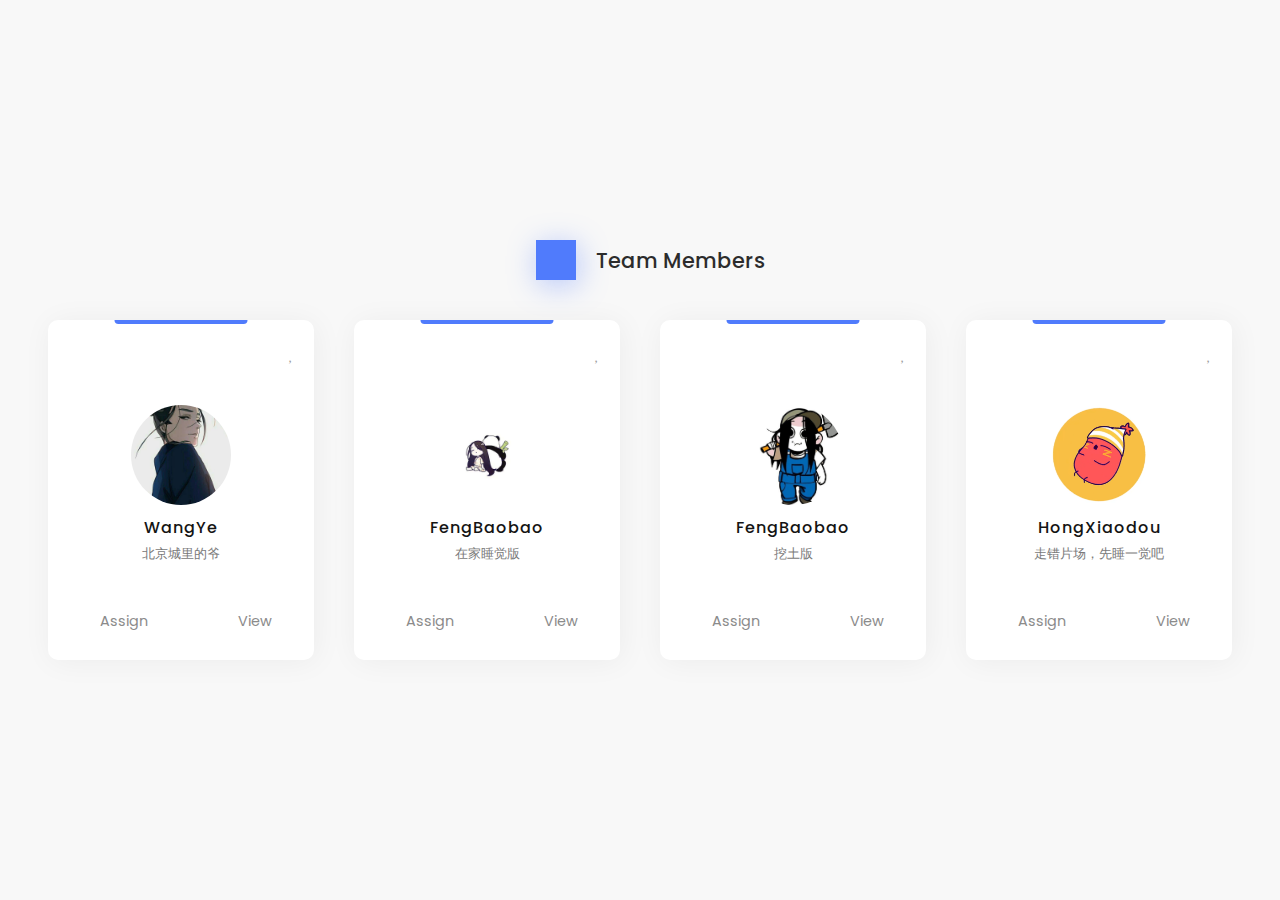
<file: InfoCard/index.html>
<!DOCTYPE html>
<html>
    <head>
        <meta charset="utf-8">
        <meta http-equiv="X-UA-Compatible" content="IE-edge">
        <meta name="viewport" content="width=device-width, initial-scale=1.0">
        <title>Choose One Card</title>
        <link rel="stylesheet" href="css/style.css">
        <!--fav-icon-->
        <link rel="shortcut icon" href="images/fav-icon.png">
        <!--using FontAwesome-->
        <link rel="stylesheet" href="https://cdn.staticfile.org/font-awesome/4.7.0/css/font-awesome.css">

    </head>
    <body>
        <section id="team">
            <h1 class="heading">
                <i class="fa fa-car"></i> Team Members
            </h1>
            <!--container-->
            <div class="container">
                <!--box1-->
                <div class="box">
                    <!--top-bar-->
                    <div class="top-bar"></div>
                    <!--nav-->
                    <div class="nav">
                        <!--verify-icon-->
                        <i class="verify fa fa-check-circle"></i>
                        <!--heart-btn-->
                        <input class="heart-btn" type="checkbox" id="heart-btn1">
                        <label class="heart" for="heart-btn1"></label>
                    </div>
                    <!--img and details-->
                    <div class="details">
                        <img src="images/t-1.jpg" alt="">
                        <strong>WangYe</strong>
                        <p>北京城里的爷</p>
                    </div>
                    <!--view-btns-->
                    <div class="btn">
                        <a href="#"><i class="fa fa-calendar-check-o"></i>Assign</a>
                        <a href="#"><i class="fa fa-eye"></i>View</a>
                    </div>
                </div>

                <!--box2-->
                <div class="box">
                    <!--top-bar-->
                    <div class="top-bar"></div>
                    <!--nav-->
                    <div class="nav">
                        <!--verify-icon-->
                        <i class="verify fa fa-check-circle"></i>
                        <!--heart-btn-->
                        <input class="heart-btn" type="checkbox" id="heart-btn2">
                        <label class="heart" for="heart-btn2"></label>
                    </div>
                    <!--img and details-->
                    <div class="details">
                        <img src="images/t-2.jpg" alt="">
                        <strong>FengBaobao</strong>
                        <p>在家睡觉版</p>
                    </div>
                    <!--view-btns-->
                    <div class="btn">
                        <a href="#"><i class="fa fa-calendar-check-o"></i>Assign</a>
                        <a href="#"><i class="fa fa-eye"></i>View</a>
                    </div>
                </div>

                <!--box3-->
                <div class="box">
                    <!--top-bar-->
                    <div class="top-bar"></div>
                    <!--nav-->
                    <div class="nav">
                        <!--verify-icon-->
                        <i class="verify fa fa-check-circle"></i>
                        <!--heart-btn-->
                        <input class="heart-btn" type="checkbox" id="heart-btn3">
                        <label class="heart" for="heart-btn3"></label>
                    </div>
                    <!--img and details-->
                    <div class="details">
                        <img src="images/t-3.jpg" alt="">
                        <strong>FengBaobao</strong>
                        <p>挖土版</p>
                    </div>
                    <!--view-btns-->
                    <div class="btn">
                        <a href="#"><i class="fa fa-calendar-check-o"></i>Assign</a>
                        <a href="#"><i class="fa fa-eye"></i>View</a>
                    </div>
                </div>

                <!--box4-->
                <div class="box">
                    <!--top-bar-->
                    <div class="top-bar"></div>
                    <!--nav-->
                    <div class="nav">
                        <!--verify-icon-->
                        <i class="verify fa fa-check-circle"></i>
                        <!--heart-btn-->
                        <input class="heart-btn" type="checkbox" id="heart-btn4">
                        <label class="heart" for="heart-btn4"></label>
                    </div>
                    <!--img and details-->
                    <div class="details">
                        <img src="images/t-4.jpg" alt="">
                        <strong>HongXiaodou</strong>
                        <p>走错片场，先睡一觉吧</p>
                    </div>
                    <!--view-btns-->
                    <div class="btn">
                        <a href="#"><i class="fa fa-calendar-check-o"></i>Assign</a>
                        <a href="#"><i class="fa fa-eye"></i>View</a>
                    </div>
                </div>
                
            </div>
        </section>

    </body>
</html>
</file>
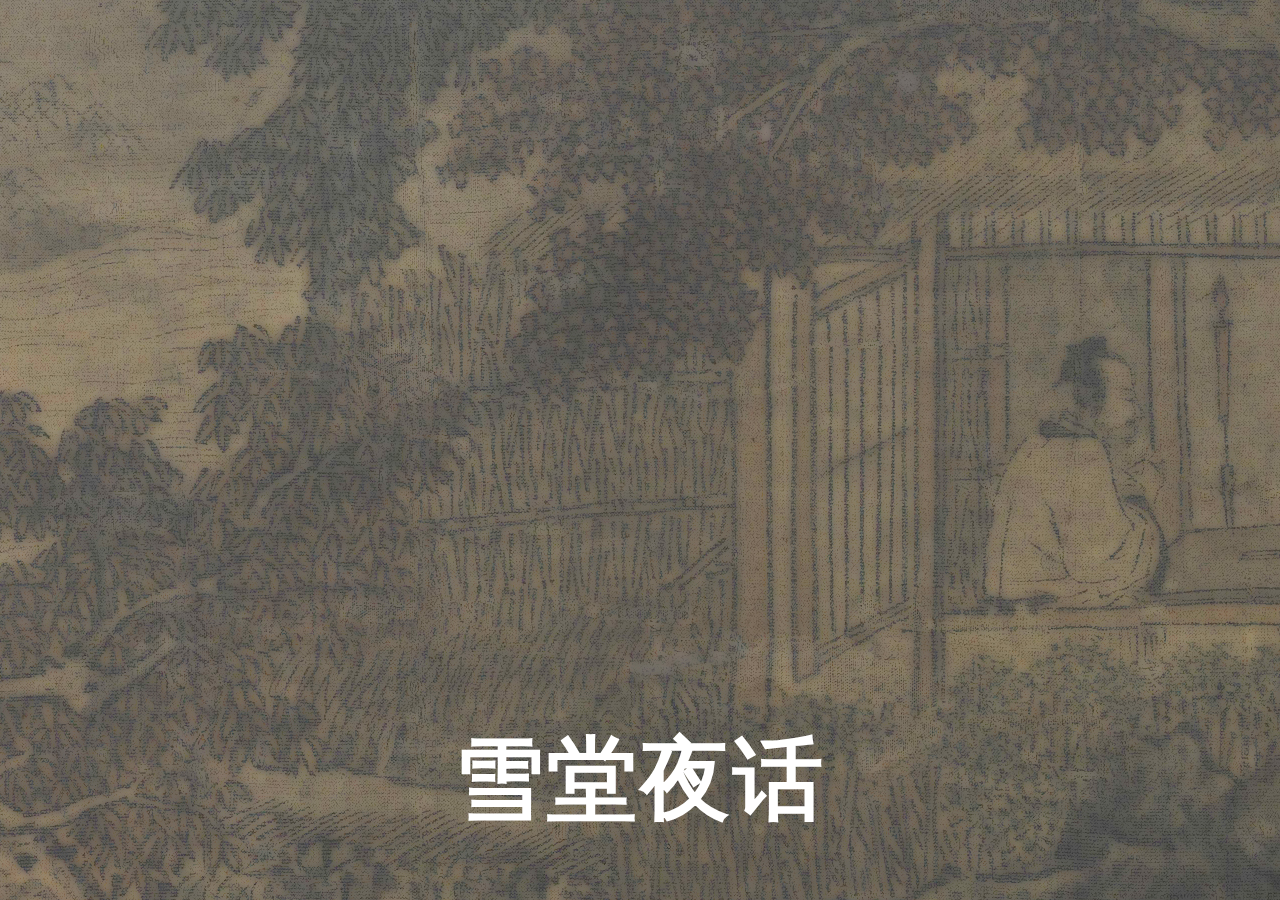
<file: ParallaxScrolling/eye.html>
<!DOCTYPE html>
<html>
    <head>
        <meta charset="UTF-8">
        <meta http-equiv="X-UA-Compatible" content="IE=edge">
        <meta name="viewport" content="width=,initial-scale-1.0">
        <title>后赤壁赋</title>
    </head>
    <style>
        * {
            padding: 0;
            margin: 0;
            font-family: 'STFangsong';
        }
        .shell{
            height:100vh;
            overflow-x:hidden;
            perspective:3px;
        }
        .shell div{
            position:relative;
            display:flex;
            justify-content:center;
            align-items:center;
            font-style:30px;
            letter-spacing:2px;
        }
        .image{
            transform:translateZ(-1px) scale(1.6);
            background-size:cover;
            height:100vh;
            z-index:-1;
        }
        .text{
            height:50vh;
            background-color:#fff;
        }
        .text h1{
            color:#000;
            text-align:center;
            
        }
        .heading{
            z-index:-1;
            transform:translateY(-30vh) translateZ(1px); /* 视差关键代码*/
            color:#fff;
            font-size:30px;
        }

    </style>
    <body>
        <div class="shell">
            <div class="image" style="background-image:url('./images/1.jpg');"></div>
            <div class="heading">
                <h1>雪堂夜话</h1>
            </div>
            <div class="text">
                <h1>是岁十月之望，步自雪堂，将归于临皋。</h1>
            </div>

            <div class="image" style="background-image:url('./images/2.jpg');"></div>
            <div class="heading">
                <h1>黄泥之坂</h1>
            </div>
            <div class="text">
                <h1>二客从予过黄泥之坂。霜露既降，木叶尽脱，人影在地，仰见明月，顾而乐之，行歌相答。</h1>
            </div>

            <div class="image" style="background-image:url('./images/3.jpg');"></div>
            <div class="heading">
                <h1>复游赤壁</h1>
            </div>
            <div class="text">
                <h1>于是携酒与鱼，复游于赤壁之下。 江流有声，断岸千尺；山高月小，水落石出。</h1>
            </div>

            <div class="image" style="background-image:url('./images/4.jpg');"></div>
            <div class="heading">
                <h1>复游赤壁（余）</h1>
            </div>
            <div class="text">
                <h1>划然长啸，草木震动，山鸣谷应，风起水涌。予亦悄然而悲，肃然而恐，凛乎其不可留也。</h1>
            </div>
        </div>
    </body>
</html>
</file>
<file: InfoCard/css/style.css>
@import url('https://fonts.googleapis.com/css2?family=Poppins&display=swap'); 

body{
    margin:0px;
    padding:0px;
    font-family: poppins;
    background-color:#f8f8f8;
}

*{ /* 通用选择器 */
    box-sizing: border-box;
}

a{
    text-decoration: none;
}

#team{
    width: 100%;
    min-height:100vh;
    display:flex;
    justify-content:center;
    align-items:center;
    flex-direction:column;
}

.heading{
    font-size:1.3rem;
    color:#2c2c2c;
    font-weight:500;
    display:flex;
    align-items:center;
    margin:20px;
}
.heading i{
    background-color: #507bfc;
    box-shadow:2px 5px 30px rgba(80,123,252,0.4);
    color:#ffffff;
    width:40px;
    height:40px;
    display:flex;
    justify-content:center;
    align-items:center;
    font-size:0.9rem;
    margin:0px 20px;
}

.box{
    width:266px;
    height:340px;
    background-color: #ffffff;
    box-shadow:2px 2px 30px rgba(0,0,0,0.05);
    display:flex;
    flex-direction:column;
    align-items:center;
    justify-content:space-between;
    padding:20px;
    border-radius:10px;
    margin:20px;
    position: relative;
}
.container{
    display:flex;
    justify-content:center;
    align-items:center;
    flex-wrap:wrap;
}

.top-bar{
    width:50%;
    height:4px;
    position:absolute;
    left:50%;
    top:0px;
    transform:translateX(-50%);
    background-color: #507bfc;
    border-radius:0px 0px 10px 10px;
}

.verify{
    color:#507bfc;
}

.nav{
    display:flex;
    justify-content:space-between;
    align-items:center;
    width:100%;
}
.nav .heart{
    color:rgba(155,155,155);
}
.nav .heart:before{
    content:'\f004';
    font-family:fontAwesome;
    line-height:30px;
    z-index:1;
}
.nav .heart-btn:checked ~ .heart:before{
    color:#e41934;
}
.nav .heart-btn{
    display:none;
}
.details{
    display:flex;
    justify-content:center;
    align-items:center;
    flex-direction:column;
}
.details img{
    width:100px;
    height:100px;
    border-radius:50%;
    object-fit:cover;
    object-position:center;
}
.details strong{
    font-weight:500;
    color:#141414;
    letter-spacing:1px;
    margin-top:10px;
}
.details p{
    font-size:0.8rem;
    color:#7a7a7a;
    margin:5px 0px;
}

.btn{
    width:100%;
    display:flex;
    justify-content:space-between;
    align-items:center;
}
.btn a{
    color:#8b8b8b;
    padding:8px 22px;
    border-radius:20px;
    font-size:0.9rem;
}

.btn a i{
    margin-right:10px;
}
.btn a:hover{
    color:#fff;
    background-color:#507bfc;
    box-shadow:2px 5px 15px rgba(80,123,252,0.5);
    transition: all ease 0.3s; /* 过渡效果*/
}

.box:hover{
    box-shadow:2px 2px 30px rgba(4,15,49,0.1);
    transform:scale(1.01);
    transition: all ease 0.1s;
}

@media(max-width:612px){
    .box{
        flex-grow:0.7;
    }
}
</file>
